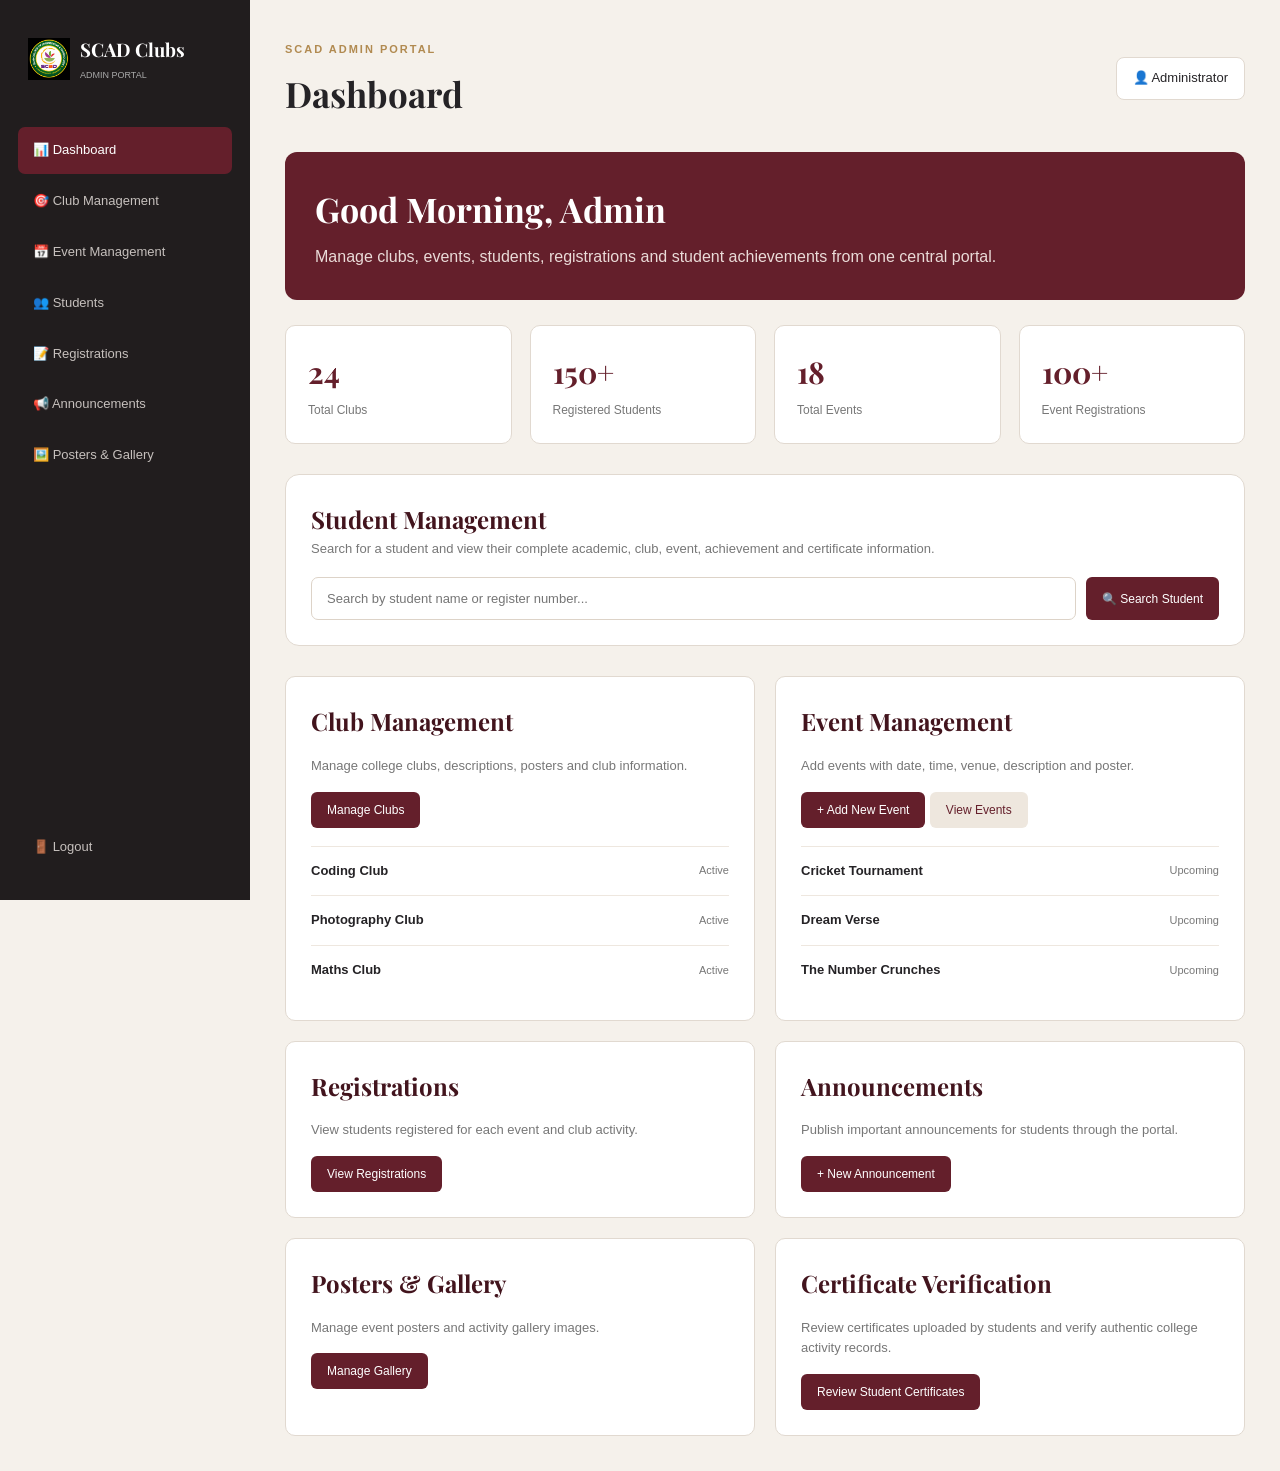
<file: SCAD-Club-Portal/admin-dashboard.html>
<!DOCTYPE html>
<html lang="en">

<head>

<meta charset="UTF-8">

<meta name="viewport"
      content="width=device-width, initial-scale=1.0">

<title>Admin Dashboard | SCAD College</title>

<link rel="stylesheet" href="style.css">

<style>

/* =========================================
   BASE
========================================= */

body {
    margin: 0;
    background: #f5f1eb;
    color: #252326;
    font-family: Arial, sans-serif;
}

.admin-layout {
    display: flex;
    min-height: 100vh;
}

/* =========================================
   SIDEBAR
========================================= */

.admin-sidebar {
    width: 250px;
    background: #211d1e;
    color: white;
    position: fixed;
    left: 0;
    top: 0;
    height: 100vh;
    padding: 25px 18px;
    box-sizing: border-box;
    z-index: 100;
}

.admin-brand {
    display: flex;
    align-items: center;
    gap: 10px;
    margin-bottom: 35px;
    padding: 10px;
}

.admin-brand img {
    width: 42px;
    height: 42px;
    object-fit: contain;
}

.admin-brand h3 {
    font-family: "Playfair Display", serif;
    margin: 0;
}

.admin-brand span {
    display: block;
    font-size: 9px;
    color: #aaa;
    margin-top: 3px;
}

.admin-nav {
    display: block;
    padding: 13px 15px;
    color: #c6c0bd;
    font-size: 13px;
    border-radius: 7px;
    margin: 4px 0;
    cursor: pointer;
    text-decoration: none;
    transition: 0.3s;
}

.admin-nav:hover,
.admin-nav.active {
    background: #641f2b;
    color: white;
}

.admin-logout {
    position: absolute;
    left: 18px;
    right: 18px;
    bottom: 25px;
}

/* =========================================
   MAIN
========================================= */

.admin-main {
    margin-left: 250px;
    width: calc(100% - 250px);
    padding: 35px;
    box-sizing: border-box;
}

/* =========================================
   TOP
========================================= */

.admin-top {
    display: flex;
    justify-content: space-between;
    align-items: center;
    margin-bottom: 30px;
}

.admin-top h1 {
    font-family: "Playfair Display", serif;
    font-size: 35px;
    margin: 5px 0 0;
}

.eyebrow {
    color: #b18a50;
    font-size: 11px;
    letter-spacing: 2px;
    font-weight: bold;
}

.admin-profile {
    background: white;
    padding: 10px 16px;
    border-radius: 8px;
    border: 1px solid #e1d9d0;
    font-size: 13px;
}

/* =========================================
   WELCOME
========================================= */

.admin-welcome {
    background: #641f2b;
    color: white;
    padding: 30px;
    border-radius: 12px;
    margin-bottom: 25px;
}

.admin-welcome h2 {
    font-family: "Playfair Display", serif;
    font-size: 34px;
    margin: 0 0 8px;
}

.admin-welcome p {
    color: #eadbd8;
}

/* =========================================
   STATS
========================================= */

.admin-stats {
    display: grid;
    grid-template-columns: repeat(4,1fr);
    gap: 18px;
    margin-bottom: 30px;
}

.admin-stat {
    background: white;
    padding: 22px;
    border: 1px solid #e1d9d0;
    border-radius: 10px;
}

.admin-stat strong {
    display: block;
    color: #641f2b;
    font-family: "Playfair Display", serif;
    font-size: 30px;
}

.admin-stat span {
    font-size: 12px;
    color: #777;
}

/* =========================================
   SEARCH STUDENT
========================================= */

.student-search-card {
    background: white;
    border: 1px solid #e1d9d0;
    border-radius: 14px;
    padding: 25px;
    margin-bottom: 30px;
}

.student-search-card h2 {
    font-family: "Playfair Display", serif;
    color: #42141d;
    margin-top: 0;
}

.student-search-card p {
    color: #777;
    font-size: 13px;
}

.search-box {
    display: flex;
    gap: 10px;
    margin-top: 18px;
}

.search-box input {
    flex: 1;
    padding: 13px 15px;
    border: 1px solid #ddd3c8;
    border-radius: 7px;
    outline: none;
    font-size: 13px;
}

.search-box input:focus {
    border-color: #641f2b;
}

.admin-button {
    background: #641f2b;
    color: white;
    border: none;
    padding: 11px 16px;
    border-radius: 6px;
    cursor: pointer;
    font-size: 12px;
}

.admin-button:hover {
    background: #42141d;
}

.admin-button.secondary {
    background: #eee7de;
    color: #641f2b;
}

/* =========================================
   STUDENT RESULT
========================================= */

.student-result {
    display: none;
    background: white;
    border: 1px solid #e1d9d0;
    border-radius: 14px;
    padding: 28px;
    margin-bottom: 30px;
}

.student-result.show {
    display: block;
}

.student-header {
    display: flex;
    align-items: center;
    gap: 20px;
    border-bottom: 1px solid #eee7df;
    padding-bottom: 22px;
    margin-bottom: 22px;
}

.student-avatar {
    width: 85px;
    height: 85px;
    border-radius: 50%;
    background: #641f2b;
    border: 4px solid #b18a50;
    color: white;
    display: grid;
    place-items: center;
    font-size: 25px;
    font-weight: bold;
}

.student-header h2 {
    margin: 0 0 5px;
    color: #42141d;
    font-family: "Playfair Display", serif;
}

.student-header p {
    margin: 3px 0;
    color: #777;
    font-size: 12px;
}

.student-detail-grid {
    display: grid;
    grid-template-columns: repeat(3,1fr);
    gap: 14px;
    margin-bottom: 25px;
}

.student-detail {
    background: #f8f5ef;
    padding: 15px;
    border-radius: 8px;
}

.student-detail span {
    display: block;
    color: #888;
    font-size: 10px;
    margin-bottom: 5px;
}

.student-detail strong {
    color: #333;
    font-size: 12px;
}

/* =========================================
   ACTIVITY CARDS
========================================= */

.activity-grid {
    display: grid;
    grid-template-columns: repeat(3,1fr);
    gap: 15px;
    margin-bottom: 25px;
}

.activity-card {
    background: #f8f5ef;
    padding: 18px;
    border-radius: 9px;
}

.activity-card strong {
    display: block;
    font-size: 23px;
    color: #641f2b;
    font-family: "Playfair Display", serif;
}

.activity-card span {
    color: #777;
    font-size: 11px;
}

/* =========================================
   PROFILE SECTIONS
========================================= */

.admin-profile-section {
    margin-top: 25px;
}

.admin-profile-section h3 {
    font-family: "Playfair Display", serif;
    color: #42141d;
    margin-bottom: 15px;
}

.data-list {
    display: grid;
    gap: 10px;
}

.data-item {
    background: #f8f5ef;
    padding: 14px 16px;
    border-radius: 8px;
    display: flex;
    justify-content: space-between;
    align-items: center;
}

.data-item strong {
    color: #42141d;
    font-size: 12px;
}

.data-item span {
    color: #777;
    font-size: 11px;
}

/* =========================================
   CERTIFICATE
========================================= */

.certificate-admin-item {
    background: #f8f5ef;
    padding: 16px;
    border-radius: 9px;
    display: flex;
    justify-content: space-between;
    align-items: center;
    gap: 15px;
    margin-bottom: 10px;
}

.certificate-left {
    display: flex;
    align-items: center;
    gap: 12px;
}

.certificate-icon {
    width: 40px;
    height: 40px;
    background: #641f2b;
    color: white;
    border-radius: 7px;
    display: grid;
    place-items: center;
}

.certificate-left h4 {
    margin: 0 0 4px;
    color: #42141d;
}

.certificate-left span {
    color: #777;
    font-size: 10px;
}

.status {
    padding: 6px 10px;
    border-radius: 20px;
    font-size: 10px;
    font-weight: bold;
}

.status.pending {
    background: #fff3cd;
    color: #856404;
}

.status.verified {
    background: #e5f4e9;
    color: #26703a;
}

.verify-btn {
    background: #641f2b;
    color: white;
    border: none;
    padding: 7px 11px;
    border-radius: 5px;
    font-size: 10px;
    cursor: pointer;
}

.verify-btn:hover {
    background: #42141d;
}

/* =========================================
   ADMIN GRID
========================================= */

.admin-grid {
    display: grid;
    grid-template-columns: 1fr 1fr;
    gap: 20px;
}

.admin-card {
    background: white;
    border: 1px solid #e1d9d0;
    border-radius: 10px;
    padding: 25px;
}

.admin-card h2 {
    font-family: "Playfair Display", serif;
    margin-bottom: 15px;
    color: #42141d;
}

.admin-card p {
    color: #777;
    font-size: 13px;
    margin-bottom: 15px;
}

.management-list {
    margin-top: 18px;
}

.management-item {
    display: flex;
    justify-content: space-between;
    align-items: center;
    border-top: 1px solid #eee7df;
    padding: 14px 0;
}

.management-item strong {
    font-size: 13px;
}

.management-item span {
    font-size: 11px;
    color: #777;
}

/* =========================================
   MODAL
========================================= */

.modal {
    display: none;
    position: fixed;
    inset: 0;
    background: rgba(0,0,0,0.75);
    z-index: 9999;
    align-items: center;
    justify-content: center;
    padding: 25px;
}

.modal.show {
    display: flex;
}

.modal-box {
    background: #f8f5ef;
    width: 100%;
    max-width: 500px;
    border-radius: 14px;
    padding: 30px;
    position: relative;
}

.modal-box h2 {
    font-family: "Playfair Display", serif;
    color: #42141d;
}

.close-modal {
    position: absolute;
    right: 18px;
    top: 15px;
    border: none;
    background: none;
    font-size: 22px;
    cursor: pointer;
    color: #42141d;
}

/* =========================================
   RESPONSIVE
========================================= */

@media(max-width:1100px) {

    .admin-stats {
        grid-template-columns: repeat(2,1fr);
    }

    .student-detail-grid {
        grid-template-columns: repeat(2,1fr);
    }

    .activity-grid {
        grid-template-columns: repeat(2,1fr);
    }
}

@media(max-width:950px) {

    .admin-sidebar {
        width: 75px;
    }

    .admin-brand div,
    .admin-nav span {
        display: none;
    }

    .admin-main {
        margin-left: 75px;
        width: calc(100% - 75px);
    }

    .admin-grid {
        grid-template-columns: 1fr;
    }
}

@media(max-width:650px) {

    .admin-main {
        padding: 20px;
    }

    .admin-top {
        flex-direction: column;
        align-items: flex-start;
        gap: 15px;
    }

    .admin-stats,
    .student-detail-grid,
    .activity-grid {
        grid-template-columns: 1fr;
    }

    .search-box {
        flex-direction: column;
    }

    .student-header {
        flex-direction: column;
        align-items: flex-start;
    }

    .certificate-admin-item {
        flex-direction: column;
        align-items: flex-start;
    }
}

</style>

</head>


<body>

<div class="admin-layout">


<!-- =========================================
     SIDEBAR
========================================= -->

<aside class="admin-sidebar">

    <div class="admin-brand">

        <img src="images/scad-logo.jpeg" alt="SCAD">

        <div>
            <h3>SCAD Clubs</h3>
            <span>ADMIN PORTAL</span>
        </div>

    </div>


    <a href="#dashboard" class="admin-nav active">
        📊 <span>Dashboard</span>
    </a>

    <a href="#clubs" class="admin-nav">
        🎯 <span>Club Management</span>
    </a>

    <a href="#events" class="admin-nav">
        📅 <span>Event Management</span>
    </a>

    <a href="#students" class="admin-nav">
        👥 <span>Students</span>
    </a>

    <a href="#registrations" class="admin-nav">
        📝 <span>Registrations</span>
    </a>

    <a href="#announcements" class="admin-nav">
        📢 <span>Announcements</span>
    </a>

    <a href="#gallery" class="admin-nav">
        🖼️ <span>Posters & Gallery</span>
    </a>


    <a href="index.html"
       class="admin-nav admin-logout">
        🚪 <span>Logout</span>
    </a>

</aside>


<!-- =========================================
     MAIN
========================================= -->

<main class="admin-main"
      id="dashboard">


<!-- TOP BAR -->

<div class="admin-top">

    <div>

        <span class="eyebrow">
            SCAD ADMIN PORTAL
        </span>

        <h1>
            Dashboard
        </h1>

    </div>


    <div class="admin-profile">
        👤 Administrator
    </div>

</div>


<!-- WELCOME -->

<section class="admin-welcome">

    <h2>
        Good Morning, Admin
    </h2>

    <p>
        Manage clubs, events, students,
        registrations and student achievements
        from one central portal.
    </p>

</section>


<!-- =========================================
     STATS
========================================= -->

<section class="admin-stats">

    <div class="admin-stat">

        <strong>
            24
        </strong>

        <span>
            Total Clubs
        </span>

    </div>


    <div class="admin-stat">

        <strong>
            150+
        </strong>

        <span>
            Registered Students
        </span>

    </div>


    <div class="admin-stat">

        <strong>
            18
        </strong>

        <span>
            Total Events
        </span>

    </div>


    <div class="admin-stat">

        <strong id="adminRegistrationCount">
            100+
        </strong>

        <span>
            Event Registrations
        </span>

    </div>

</section>


<!-- =========================================
     STUDENT SEARCH
========================================= -->

<section class="student-search-card"
         id="students">

    <h2>
        Student Management
    </h2>

    <p>
        Search for a student and view their complete
        academic, club, event, achievement and
        certificate information.
    </p>


    <div class="search-box">

        <input
            type="text"
            id="studentSearch"
            placeholder="Search by student name or register number..."
        >

        <button
            class="admin-button"
            onclick="searchStudent()">
            🔍 Search Student
        </button>

    </div>

</section>


<!-- =========================================
     STUDENT PROFILE RESULT
========================================= -->

<section class="student-result"
         id="studentResult">


    <div class="student-header">

        <div class="student-avatar">
            SB
        </div>


        <div>

            <h2>
                Sri Bharathi
            </h2>

            <p>
                Student Profile
            </p>

            <p>
                B.E. Computer Science and Engineering
            </p>

        </div>

    </div>


    <!-- ACADEMIC DETAILS -->

    <div class="student-detail-grid">

        <div class="student-detail">

            <span>
                Register Number
            </span>

            <strong>
                23CSE001
            </strong>

        </div>


        <div class="student-detail">

            <span>
                Department
            </span>

            <strong>
                Computer Science & Engineering
            </strong>

        </div>


        <div class="student-detail">

            <span>
                Year
            </span>

            <strong>
                II Year
            </strong>

        </div>


        <div class="student-detail">

            <span>
                Section
            </span>

            <strong>
                C
            </strong>

        </div>


        <div class="student-detail">

            <span>
                Email
            </span>

            <strong>
                student@scad.edu.in
            </strong>

        </div>


        <div class="student-detail">

            <span>
                Status
            </span>

            <strong>
                Active Student
            </strong>

        </div>

    </div>


    <!-- ACTIVITY SUMMARY -->

    <div class="activity-grid">

        <div class="activity-card">

            <strong>
                2
            </strong>

            <span>
                Joined Clubs
            </span>

        </div>


        <div class="activity-card">

            <strong>
                3
            </strong>

            <span>
                Events Participated
            </span>

        </div>


        <div class="activity-card">

            <strong>
                3
            </strong>

            <span>
                Achievements
            </span>

        </div>

    </div>


    <!-- CLUBS -->

    <div class="admin-profile-section">

        <h3>
            🎯 Joined Clubs
        </h3>


        <div class="data-list">

            <div class="data-item">

                <strong>
                    App Development Club
                </strong>

                <span>
                    Active Member
                </span>

            </div>


            <div class="data-item">

                <strong>
                    Coding Club
                </strong>

                <span>
                    Active Member
                </span>

            </div>

        </div>

    </div>


    <!-- EVENTS -->

    <div class="admin-profile-section">

        <h3>
            📅 Participated Events
        </h3>


        <div class="data-list">

            <div class="data-item">

                <strong>
                    Cricket Tournament
                </strong>

                <span>
                    Participated
                </span>

            </div>


            <div class="data-item">

                <strong>
                    Dream Verse
                </strong>

                <span>
                    Participated
                </span>

            </div>


            <div class="data-item">

                <strong>
                    The Number Crunches
                </strong>

                <span>
                    Registered
                </span>

            </div>

        </div>

    </div>


    <!-- ACHIEVEMENTS -->

    <div class="admin-profile-section">

        <h3>
            🏆 Achievements
        </h3>


        <div class="data-list">

            <div class="data-item">

                <strong>
                    Technical Event Participation
                </strong>

                <span>
                    College Activity
                </span>

            </div>


            <div class="data-item">

                <strong>
                    App Development Club Contribution
                </strong>

                <span>
                    Verified
                </span>

            </div>


            <div class="data-item">

                <strong>
                    Student Project Contribution
                </strong>

                <span>
                    Verified
                </span>

            </div>

        </div>

    </div>


    <!-- CERTIFICATES -->

    <div class="admin-profile-section">

        <h3>
            📄 Uploaded Certificates
        </h3>


        <div id="certificateAdminList">


            <div class="certificate-admin-item"
                 id="certificate1">

                <div class="certificate-left">

                    <div class="certificate-icon">
                        📄
                    </div>

                    <div>

                        <h4>
                            Cloud Computing Workshop
                        </h4>

                        <span>
                            Uploaded by Student
                        </span>

                    </div>

                </div>


                <div>

                    <span class="status pending"
                          id="status1">
                        Pending Verification
                    </span>

                    <button
                        class="verify-btn"
                        onclick="verifyCertificate('status1', this)">
                        Verify
                    </button>

                </div>

            </div>


            <div class="certificate-admin-item">

                <div class="certificate-left">

                    <div class="certificate-icon">
                        📄
                    </div>

                    <div>

                        <h4>
                            Technical Symposium
                        </h4>

                        <span>
                            Uploaded by Student
                        </span>

                    </div>

                </div>


                <div>

                    <span class="status verified">
                        ✓ Verified
                    </span>

                </div>

            </div>


        </div>

    </div>


</section>


<!-- =========================================
     MANAGEMENT GRID
========================================= -->

<section class="admin-grid">


<!-- CLUB MANAGEMENT -->

<div class="admin-card"
     id="clubs">

    <h2>
        Club Management
    </h2>

    <p>
        Manage college clubs, descriptions,
        posters and club information.
    </p>

    <button
        class="admin-button"
        onclick="showAdminMessage()">
        Manage Clubs
    </button>


    <div class="management-list">

        <div class="management-item">

            <strong>
                Coding Club
            </strong>

            <span>
                Active
            </span>

        </div>


        <div class="management-item">

            <strong>
                Photography Club
            </strong>

            <span>
                Active
            </span>

        </div>


        <div class="management-item">

            <strong>
                Maths Club
            </strong>

            <span>
                Active
            </span>

        </div>

    </div>

</div>


<!-- EVENT MANAGEMENT -->

<div class="admin-card"
     id="events">

    <h2>
        Event Management
    </h2>

    <p>
        Add events with date, time, venue,
        description and poster.
    </p>

    <button
        class="admin-button"
        onclick="addDemoEvent()">
        + Add New Event
    </button>

    <button
        class="admin-button secondary"
        onclick="showAdminMessage()">
        View Events
    </button>


    <div class="management-list">

        <div class="management-item">

            <strong>
                Cricket Tournament
            </strong>

            <span>
                Upcoming
            </span>

        </div>


        <div class="management-item">

            <strong>
                Dream Verse
            </strong>

            <span>
                Upcoming
            </span>

        </div>


        <div class="management-item">

            <strong>
                The Number Crunches
            </strong>

            <span>
                Upcoming
            </span>

        </div>

    </div>

</div>


<!-- REGISTRATIONS -->

<div class="admin-card"
     id="registrations">

    <h2>
        Registrations
    </h2>

    <p>
        View students registered for each
        event and club activity.
    </p>

    <button
        class="admin-button"
        onclick="showRegistrations()">
        View Registrations
    </button>

</div>


<!-- ANNOUNCEMENTS -->

<div class="admin-card"
     id="announcements">

    <h2>
        Announcements
    </h2>

    <p>
        Publish important announcements
        for students through the portal.
    </p>

    <button
        class="admin-button"
        onclick="addAnnouncement()">
        + New Announcement
    </button>

</div>


<!-- GALLERY -->

<div class="admin-card"
     id="gallery">

    <h2>
        Posters & Gallery
    </h2>

    <p>
        Manage event posters and activity
        gallery images.
    </p>

    <button
        class="admin-button"
        onclick="showAdminMessage()">
        Manage Gallery
    </button>

</div>


<!-- CERTIFICATE VERIFICATION -->

<div class="admin-card">

    <h2>
        Certificate Verification
    </h2>

    <p>
        Review certificates uploaded by students
        and verify authentic college activity records.
    </p>

    <button
        class="admin-button"
        onclick="showStudentProfile()">
        Review Student Certificates
    </button>

</div>


</section>


</main>

</div>


<!-- =========================================
     CERTIFICATE VIEW MODAL
========================================= -->

<div class="modal"
     id="certificateModal">

    <div class="modal-box">

        <button
            class="close-modal"
            onclick="closeCertificateModal()">
            ✕
        </button>

        <h2>
            Certificate Review
        </h2>

        <p>
            This certificate was uploaded by the student
            for faculty/admin verification.
        </p>

        <div class="data-item">

            <strong>
                Certificate Status
            </strong>

            <span>
                Pending Verification
            </span>

        </div>

        <br>

        <button
            class="admin-button"
            onclick="closeCertificateModal()">
            Close
        </button>

    </div>

</div>


<script src="script.js"></script>


<script>

/* =========================================
   STUDENT SEARCH
========================================= */

function searchStudent() {

    const input =
        document.getElementById("studentSearch");

    const result =
        document.getElementById("studentResult");

    const value =
        input.value.trim().toLowerCase();


    if (value === "") {

        alert(
            "Please enter a student name or register number."
        );

        result.classList.remove("show");

        return;
    }


    /*
       Demo student:
       Sri Bharathi
       23CSE001
    */

    if (
        value.includes("sri") ||
        value.includes("bharathi") ||
        value.includes("23cse001")
    ) {

        result.classList.add("show");

        result.scrollIntoView({
            behavior: "smooth",
            block: "start"
        });

    } else {

        result.classList.remove("show");

        alert(
            "Student not found in the demo student database."
        );

    }

}


/* =========================================
   SHOW STUDENT PROFILE
========================================= */

function showStudentProfile() {

    const result =
        document.getElementById("studentResult");

    result.classList.add("show");

    result.scrollIntoView({
        behavior: "smooth",
        block: "start"
    });

}


/* =========================================
   VERIFY CERTIFICATE
========================================= */

function verifyCertificate(
    statusId,
    button
) {

    const status =
        document.getElementById(statusId);


    status.textContent =
        "✓ Verified";


    status.classList.remove(
        "pending"
    );

    status.classList.add(
        "verified"
    );


    button.remove();


    alert(
        "Certificate verified successfully."
    );

}


/* =========================================
   CERTIFICATE MODAL
========================================= */

function openCertificateModal() {

    document
        .getElementById("certificateModal")
        .classList.add("show");

}


function closeCertificateModal() {

    document
        .getElementById("certificateModal")
        .classList.remove("show");

}


/* =========================================
   EXISTING ADMIN FUNCTIONS
========================================= */

function showAdminMessage() {

    alert(
        "Management module is ready for integration."
    );

}


function addDemoEvent() {

    alert(
        "New Event module opened."
    );

}


function addAnnouncement() {

    alert(
        "New Announcement module opened."
    );

}


function showRegistrations() {

    alert(
        "Registration management module opened."
    );

}

</script>


</body>
</html>
</file>
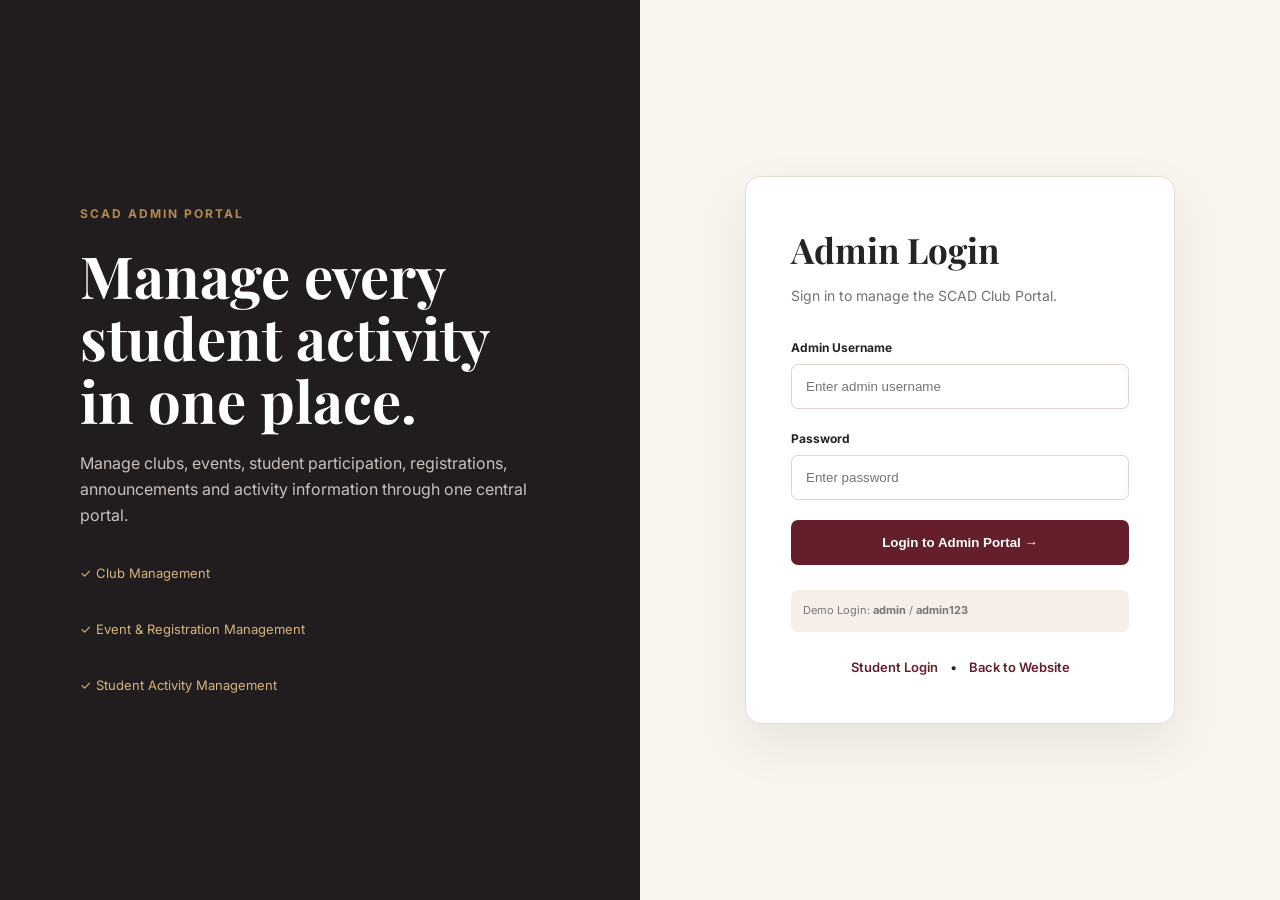
<file: SCAD-Club-Portal/admin-login.html>
<!DOCTYPE html>
<html lang="en">

<head>

    <meta charset="UTF-8">
    <meta name="viewport" content="width=device-width, initial-scale=1.0">

    <title>Admin Login | SCAD Clubs</title>

    <link rel="stylesheet" href="style.css">

    <style>

        .admin-login-page {
            min-height: 100vh;
            display: grid;
            grid-template-columns: 1fr 1fr;
            background: #f8f5ef;
        }

        .admin-visual {
            background: #211d1e;
            color: white;
            padding: 80px;
            display: flex;
            flex-direction: column;
            justify-content: center;
        }

        .admin-visual h1 {
            font-family: "Playfair Display", serif;
            font-size: 58px;
            line-height: 1.08;
            margin: 20px 0;
        }

        .admin-visual p {
            max-width: 500px;
            color: #c9c0bd;
        }

        .admin-feature {
            display: flex;
            gap: 12px;
            margin-top: 35px;
            color: #d6b47c;
            font-size: 13px;
        }

        .admin-form-area {
            display: flex;
            justify-content: center;
            align-items: center;
            padding: 30px;
        }

        .admin-login-card {
            width: 100%;
            max-width: 430px;
            background: white;
            padding: 45px;
            border: 1px solid #e5ddd3;
            border-radius: 16px;
            box-shadow: 0 20px 50px rgba(40,20,20,.08);
        }

        .admin-login-card h2 {
            font-family: "Playfair Display", serif;
            font-size: 35px;
        }

        .admin-login-card > p {
            color: #777176;
            font-size: 14px;
            margin: 7px 0 30px;
        }

        .admin-field {
            margin-bottom: 20px;
        }

        .admin-field label {
            display: block;
            font-size: 12px;
            font-weight: 700;
            margin-bottom: 7px;
        }

        .admin-field input {
            width: 100%;
            padding: 14px;
            border: 1px solid #ded6cb;
            border-radius: 7px;
            outline: none;
        }

        .admin-login-button {
            width: 100%;
            padding: 15px;
            background: #641f2b;
            color: white;
            border: none;
            border-radius: 7px;
            font-weight: 700;
            cursor: pointer;
        }

        .admin-login-button:hover {
            background: #42141d;
        }

        .admin-login-links {
            text-align: center;
            margin-top: 25px;
            font-size: 13px;
        }

        .admin-login-links a {
            color: #641f2b;
            font-weight: 600;
        }

        .admin-demo {
            margin-top: 25px;
            background: #f5efe7;
            padding: 12px;
            border-radius: 7px;
            font-size: 11px;
            color: #777;
        }

        @media(max-width:800px) {

            .admin-login-page {
                grid-template-columns: 1fr;
            }

            .admin-visual {
                display: none;
            }
        }

    </style>

</head>

<body>

<div class="admin-login-page">

    <div class="admin-visual">

        <span class="eyebrow">SCAD ADMIN PORTAL</span>

        <h1>
            Manage every<br>
            student activity<br>
            in one place.
        </h1>

        <p>
            Manage clubs, events, student participation,
            registrations, announcements and activity
            information through one central portal.
        </p>

        <div class="admin-feature">
            ✓ Club Management
        </div>

        <div class="admin-feature">
            ✓ Event & Registration Management
        </div>

        <div class="admin-feature">
            ✓ Student Activity Management
        </div>

    </div>


    <div class="admin-form-area">

        <div class="admin-login-card">

            <h2>Admin Login</h2>

            <p>Sign in to manage the SCAD Club Portal.</p>

            <form onsubmit="adminLogin(event)">

                <div class="admin-field">

                    <label>Admin Username</label>

                    <input
                        id="adminUsername"
                        type="text"
                        placeholder="Enter admin username"
                        required
                    >

                </div>


                <div class="admin-field">

                    <label>Password</label>

                    <input
                        id="adminPassword"
                        type="password"
                        placeholder="Enter password"
                        required
                    >

                </div>


                <button class="admin-login-button" type="submit">
                    Login to Admin Portal →
                </button>

            </form>


            <div class="admin-demo">
                Demo Login: <b>admin</b> / <b>admin123</b>
            </div>


            <div class="admin-login-links">

                <a href="student-login.html">Student Login</a>

                &nbsp; • &nbsp;

                <a href="index.html">Back to Website</a>

            </div>

        </div>

    </div>

</div>

<script src="script.js"></script>

</body>
</html>
</file>
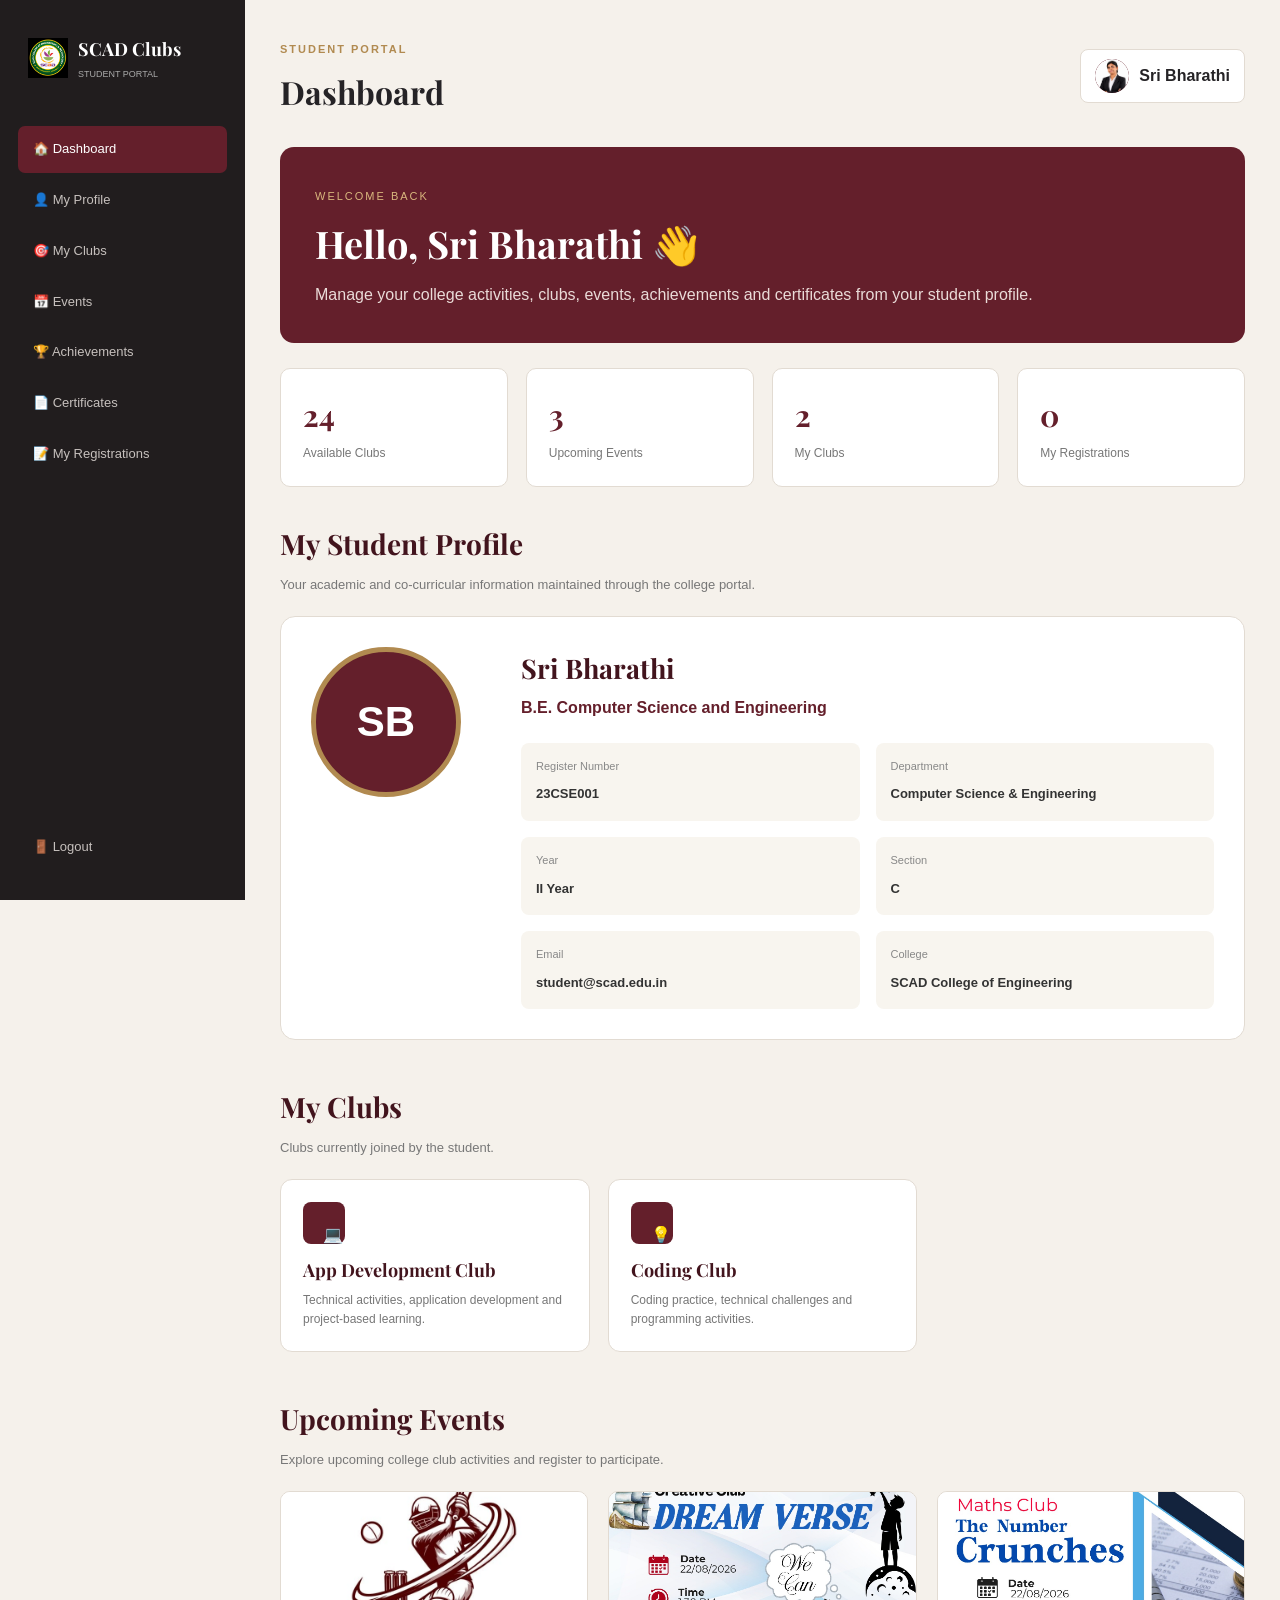
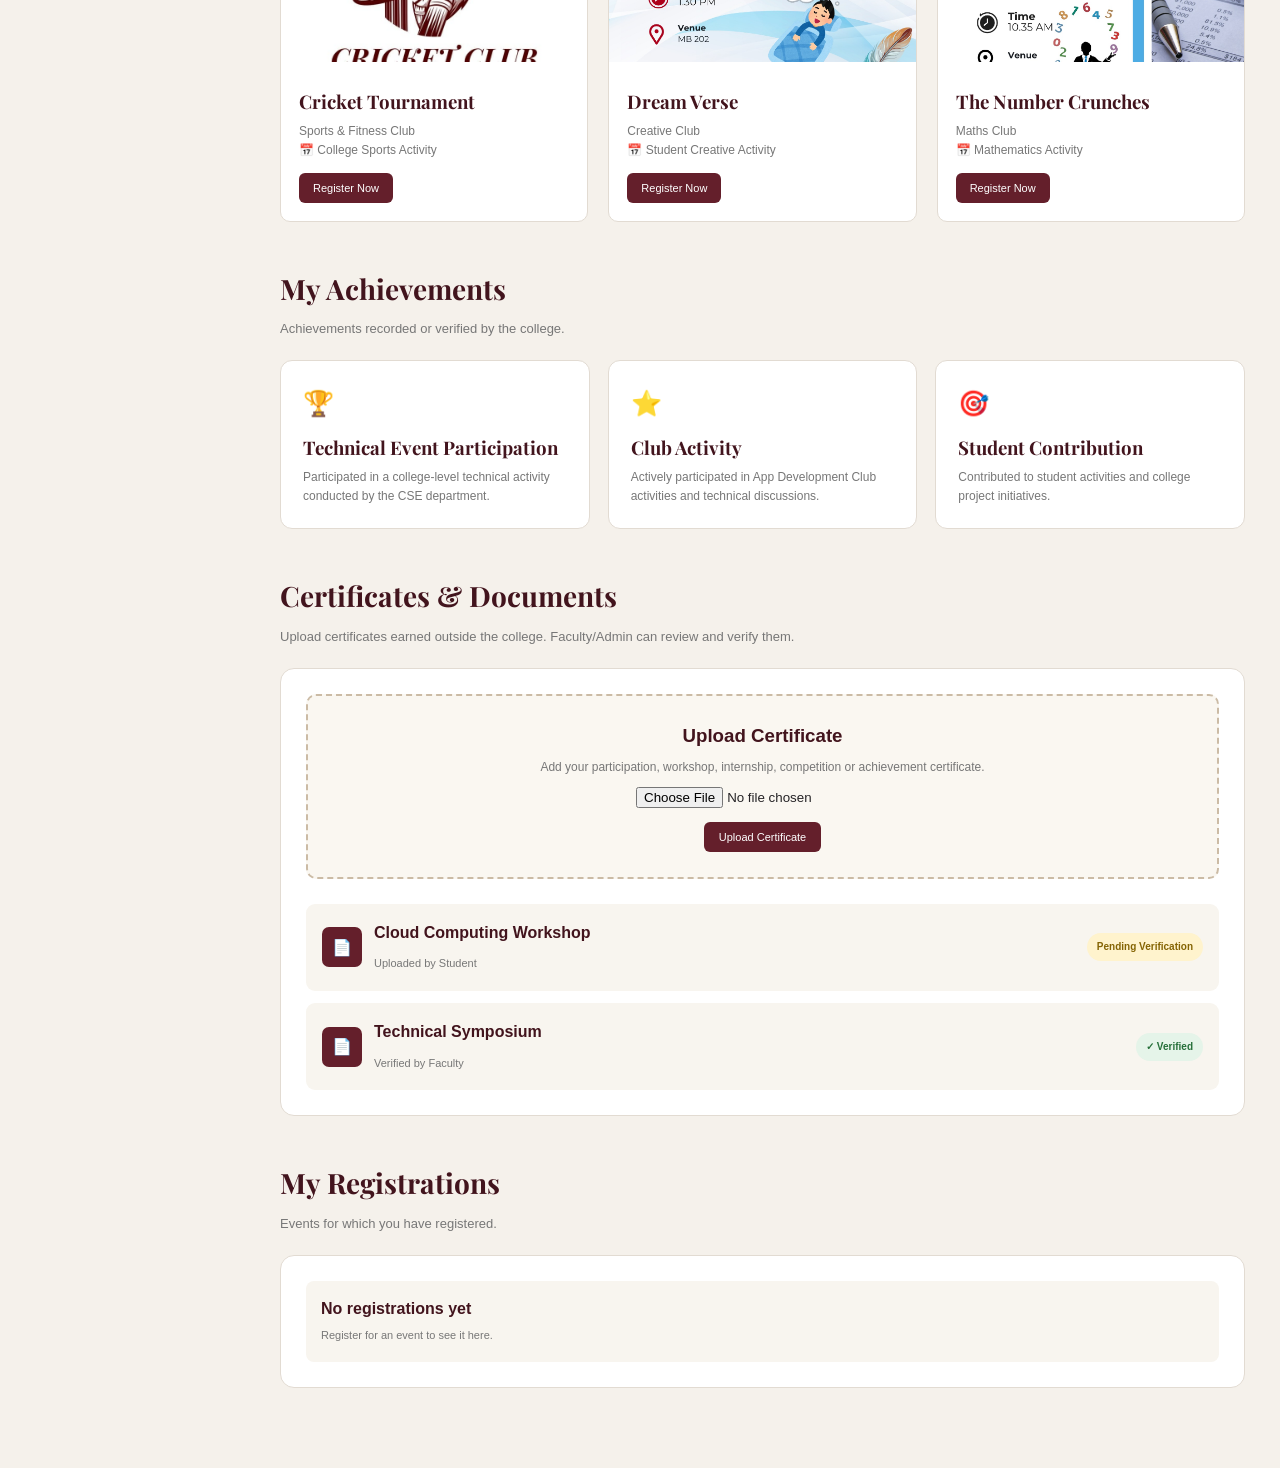
<file: SCAD-Club-Portal/student-dashboard.html>
<!DOCTYPE html>
<html lang="en">
<head>
<meta charset="UTF-8">
<meta name="viewport" content="width=device-width, initial-scale=1.0">

<title>Student Portal | SCAD College</title>

<link rel="stylesheet" href="style.css">

<style>

/* ==============================
   STUDENT PORTAL
================================ */

body {
    margin: 0;
    background: #f5f1eb;
    color: #252326;
    font-family: Arial, sans-serif;
}

.portal {
    display: flex;
    min-height: 100vh;
}

/* ==============================
   SIDEBAR
================================ */

.sidebar {
    width: 245px;
    background: #211d1e;
    color: white;
    padding: 25px 18px;
    position: fixed;
    left: 0;
    top: 0;
    height: 100vh;
    box-sizing: border-box;
    z-index: 100;
}

.side-brand {
    display: flex;
    align-items: center;
    gap: 10px;
    padding: 10px;
    margin-bottom: 35px;
}

.side-brand img {
    width: 40px;
    height: 40px;
    object-fit: contain;
}

.side-brand h3 {
    margin: 0;
    font-family: "Playfair Display", serif;
    font-size: 18px;
}

.side-brand span {
    display: block;
    font-size: 9px;
    color: #aaa;
    margin-top: 3px;
}

.side-link {
    display: block;
    padding: 13px 15px;
    margin: 4px 0;
    color: #c6c0bd;
    border-radius: 7px;
    font-size: 13px;
    text-decoration: none;
    transition: 0.3s;
}

.side-link:hover,
.side-link.active {
    background: #641f2b;
    color: white;
}

.logout {
    position: absolute;
    bottom: 25px;
    left: 18px;
    right: 18px;
}

/* ==============================
   MAIN
================================ */

.main {
    margin-left: 245px;
    width: calc(100% - 245px);
    padding: 35px;
    box-sizing: border-box;
}

/* ==============================
   TOP BAR
================================ */

.topbar {
    display: flex;
    justify-content: space-between;
    align-items: center;
    margin-bottom: 30px;
}

.topbar h1 {
    font-family: "Playfair Display", serif;
    font-size: 32px;
    margin: 5px 0 0;
}

.eyebrow {
    color: #b18a50;
    font-size: 11px;
    letter-spacing: 2px;
    font-weight: bold;
}

.profile {
    display: flex;
    align-items: center;
    gap: 10px;
    background: white;
    padding: 9px 14px;
    border-radius: 8px;
    border: 1px solid #e2dbd2;
}

.profile-circle {
    width: 34px;
    height: 34px;
    border-radius: 50%;
    background: #641f2b;
    color: white;
    display: grid;
    place-items: center;
    font-weight: 700;
}
.profile-circle {
    overflow: hidden;
}

.profile-circle img {
    width: 100%;
    height: 100%;
    object-fit: cover;
    border-radius: 50%;
}

/* ==============================
   WELCOME
================================ */

.welcome {
    background: #641f2b;
    color: white;
    padding: 35px;
    border-radius: 14px;
    margin-bottom: 25px;
}

.welcome span {
    color: #d9b77e;
    font-size: 11px;
    letter-spacing: 2px;
}

.welcome h2 {
    font-family: "Playfair Display", serif;
    font-size: 38px;
    margin: 7px 0;
}

.welcome p {
    color: #eadbd8;
    margin-bottom: 0;
}

/* ==============================
   STATS
================================ */

.dashboard-stats {
    display: grid;
    grid-template-columns: repeat(4, 1fr);
    gap: 18px;
    margin-bottom: 35px;
}

.dashboard-stat {
    background: white;
    padding: 22px;
    border: 1px solid #e2dbd2;
    border-radius: 10px;
}

.dashboard-stat strong {
    display: block;
    font-family: "Playfair Display", serif;
    font-size: 30px;
    color: #641f2b;
}

.dashboard-stat span {
    color: #777;
    font-size: 12px;
}

/* ==============================
   COMMON SECTION
================================ */

.portal-section {
    margin-bottom: 45px;
}

.content-title {
    font-family: "Playfair Display", serif;
    font-size: 28px;
    margin-bottom: 18px;
    color: #42141d;
}

.section-subtitle {
    color: #777;
    font-size: 13px;
    margin-top: -10px;
    margin-bottom: 20px;
}

/* ==============================
   STUDENT PROFILE
================================ */

.profile-card {
    background: white;
    border: 1px solid #e2dbd2;
    border-radius: 15px;
    padding: 30px;
    display: grid;
    grid-template-columns: 180px 1fr;
    gap: 30px;
}

.profile-photo {
    width: 150px;
    height: 150px;
    border-radius: 50%;
    background: #641f2b;
    border: 5px solid #b18a50;
    color: white;
    display: flex;
    align-items: center;
    justify-content: center;
    font-size: 42px;
    font-weight: bold;
}

.profile-details h3 {
    font-family: "Playfair Display", serif;
    color: #42141d;
    font-size: 27px;
    margin: 0 0 5px;
}

.profile-details .course {
    color: #641f2b;
    font-weight: bold;
    margin-bottom: 22px;
}

.details-grid {
    display: grid;
    grid-template-columns: repeat(2, 1fr);
    gap: 16px;
}

.detail-box {
    background: #f8f5ef;
    padding: 15px;
    border-radius: 8px;
}

.detail-box span {
    display: block;
    color: #888;
    font-size: 11px;
    margin-bottom: 5px;
}

.detail-box strong {
    color: #333;
    font-size: 13px;
}

/* ==============================
   CLUBS
================================ */

.club-grid {
    display: grid;
    grid-template-columns: repeat(3, 1fr);
    gap: 18px;
}

.club-card {
    background: white;
    padding: 22px;
    border-radius: 12px;
    border: 1px solid #e2dbd2;
    transition: 0.3s;
}

.club-card:hover {
    transform: translateY(-4px);
    box-shadow: 0 12px 30px rgba(0,0,0,0.08);
}

.club-icon {
    width: 42px;
    height: 42px;
    border-radius: 8px;
    background: #641f2b;
    color: white;
    display: grid;
    place-items: center;
    margin-bottom: 12px;
}

.club-card h3 {
    font-family: "Playfair Display", serif;
    margin: 0 0 6px;
    color: #42141d;
}

.club-card p {
    color: #777;
    font-size: 12px;
    margin: 0;
}

/* ==============================
   EVENTS
================================ */

.portal-events {
    display: grid;
    grid-template-columns: repeat(3, 1fr);
    gap: 20px;
}

.portal-event {
    background: white;
    border: 1px solid #e2dbd2;
    border-radius: 10px;
    overflow: hidden;
}

.portal-event img {
    width: 100%;
    height: 170px;
    object-fit: cover;
}

.portal-event div {
    padding: 18px;
}

.portal-event h3 {
    font-family: "Playfair Display", serif;
    margin-bottom: 5px;
    color: #42141d;
}

.portal-event p {
    font-size: 12px;
    color: #777;
}

.register-btn {
    display: inline-block;
    margin-top: 12px;
    background: #641f2b;
    color: white;
    padding: 9px 14px;
    border-radius: 6px;
    font-size: 11px;
    border: none;
    cursor: pointer;
}

.register-btn:hover {
    background: #42141d;
}

/* ==============================
   ACHIEVEMENTS
================================ */

.achievement-grid {
    display: grid;
    grid-template-columns: repeat(3, 1fr);
    gap: 18px;
}

.achievement-card {
    background: white;
    padding: 22px;
    border-radius: 12px;
    border: 1px solid #e2dbd2;
}

.achievement-icon {
    font-size: 25px;
    margin-bottom: 10px;
}

.achievement-card h3 {
    color: #42141d;
    font-family: "Playfair Display", serif;
    margin: 5px 0;
}

.achievement-card p {
    color: #777;
    font-size: 12px;
    line-height: 1.6;
}

/* ==============================
   CERTIFICATES
================================ */

.certificate-container {
    background: white;
    padding: 25px;
    border-radius: 14px;
    border: 1px solid #e2dbd2;
}

.upload-area {
    border: 2px dashed #cbbba5;
    padding: 25px;
    text-align: center;
    border-radius: 10px;
    background: #faf7f1;
    margin-bottom: 25px;
}

.upload-area h3 {
    color: #42141d;
    margin-bottom: 7px;
}

.upload-area p {
    color: #777;
    font-size: 12px;
}

.upload-area input {
    margin-top: 10px;
}

.certificate-list {
    display: grid;
    gap: 12px;
}

.certificate-item {
    display: flex;
    justify-content: space-between;
    align-items: center;
    background: #f8f5ef;
    padding: 16px;
    border-radius: 9px;
}

.certificate-info {
    display: flex;
    gap: 12px;
    align-items: center;
}

.certificate-icon {
    width: 40px;
    height: 40px;
    background: #641f2b;
    color: white;
    border-radius: 7px;
    display: grid;
    place-items: center;
}

.certificate-info h4 {
    margin: 0 0 4px;
    color: #42141d;
}

.certificate-info span {
    color: #777;
    font-size: 11px;
}

.status {
    padding: 6px 10px;
    border-radius: 20px;
    font-size: 10px;
    font-weight: bold;
}

.status.pending {
    background: #fff3cd;
    color: #856404;
}

.status.verified {
    background: #e5f4e9;
    color: #26703a;
}

/* ==============================
   REGISTRATIONS
================================ */

.registration-box {
    background: white;
    border: 1px solid #e2dbd2;
    border-radius: 14px;
    padding: 25px;
}

.registration-item {
    display: flex;
    justify-content: space-between;
    align-items: center;
    padding: 15px;
    background: #f8f5ef;
    border-radius: 8px;
    margin-bottom: 10px;
}

.registration-item:last-child {
    margin-bottom: 0;
}

.registration-item strong {
    color: #42141d;
}

.registration-item span {
    font-size: 11px;
    color: #777;
}

/* ==============================
   BUTTON
================================ */

.view-btn {
    border: none;
    background: #641f2b;
    color: white;
    padding: 9px 15px;
    border-radius: 6px;
    cursor: pointer;
    font-size: 11px;
}

.view-btn:hover {
    background: #42141d;
}

/* ==============================
   RESPONSIVE
================================ */

@media(max-width: 1100px) {

    .dashboard-stats {
        grid-template-columns: repeat(2,1fr);
    }

    .portal-events {
        grid-template-columns: repeat(2,1fr);
    }

    .club-grid,
    .achievement-grid {
        grid-template-columns: repeat(2,1fr);
    }
}

@media(max-width: 900px) {

    .sidebar {
        width: 75px;
    }

    .side-brand div,
    .side-link span {
        display: none;
    }

    .main {
        margin-left: 75px;
        width: calc(100% - 75px);
    }

    .profile-card {
        grid-template-columns: 1fr;
        text-align: center;
    }

    .profile-photo {
        margin: auto;
    }
}

@media(max-width: 650px) {

    .main {
        padding: 20px;
    }

    .topbar {
        flex-direction: column;
        align-items: flex-start;
        gap: 15px;
    }

    .dashboard-stats,
    .portal-events,
    .club-grid,
    .achievement-grid,
    .details-grid {
        grid-template-columns: 1fr;
    }

    .welcome h2 {
        font-size: 30px;
    }

    .certificate-item,
    .registration-item {
        flex-direction: column;
        align-items: flex-start;
        gap: 12px;
    }
}

</style>
</head>


<body>

<div class="portal">

<!-- ==============================
     SIDEBAR
================================ -->

<aside class="sidebar">

    <div class="side-brand">

        <img src="images/scad-logo.jpeg" alt="SCAD">

        <div>
            <h3>SCAD Clubs</h3>
            <span>STUDENT PORTAL</span>
        </div>

    </div>


    <a href="#home" class="side-link active">
        🏠 <span>Dashboard</span>
    </a>

    <a href="#profile" class="side-link">
        👤 <span>My Profile</span>
    </a>

    <a href="#clubs" class="side-link">
        🎯 <span>My Clubs</span>
    </a>

    <a href="#events" class="side-link">
        📅 <span>Events</span>
    </a>

    <a href="#achievements" class="side-link">
        🏆 <span>Achievements</span>
    </a>

    <a href="#certificates" class="side-link">
        📄 <span>Certificates</span>
    </a>

    <a href="#registrations" class="side-link">
        📝 <span>My Registrations</span>
    </a>

    <a href="index.html" class="side-link logout">
        🚪 <span>Logout</span>
    </a>

</aside>


<!-- ==============================
     MAIN
================================ -->

<main class="main" id="home">


<!-- TOP BAR -->

<div class="topbar">

    <div>

        <span class="eyebrow">
            STUDENT PORTAL
        </span>

        <h1>Dashboard</h1>

    </div>


    <div class="profile">

        <div class="profile-circle">
<img src="images/student-spotlight.jpeg" alt="Sri Bharathi">
        </div>

        <strong>Sri Bharathi</strong>

    </div>

</div>


<!-- ==============================
     WELCOME
================================ -->

<section class="welcome">

    <span>WELCOME BACK</span>

    <h2>Hello, Sri Bharathi 👋</h2>

    <p>
        Manage your college activities, clubs, events,
        achievements and certificates from your student profile.
    </p>

</section>


<!-- ==============================
     STATS
================================ -->

<section class="dashboard-stats">

    <div class="dashboard-stat">

        <strong>24</strong>

        <span>
            Available Clubs
        </span>

    </div>


    <div class="dashboard-stat">

        <strong>3</strong>

        <span>
            Upcoming Events
        </span>

    </div>


    <div class="dashboard-stat">

        <strong>2</strong>

        <span>
            My Clubs
        </span>

    </div>


    <div class="dashboard-stat">

        <strong id="registrationCount">
            0
        </strong>

        <span>
            My Registrations
        </span>

    </div>

</section>


<!-- ==============================
     STUDENT PROFILE
================================ -->

<section class="portal-section" id="profile">

    <h2 class="content-title">
        My Student Profile
    </h2>

    <p class="section-subtitle">
        Your academic and co-curricular information maintained through the college portal.
    </p>


    <div class="profile-card">

        <div>

            <div class="profile-photo">
                SB
            </div>

        </div>


        <div class="profile-details">

            <h3>
                Sri Bharathi
            </h3>

            <div class="course">
                B.E. Computer Science and Engineering
            </div>


            <div class="details-grid">

                <div class="detail-box">

                    <span>Register Number</span>

                    <strong>
                        23CSE001
                    </strong>

                </div>


                <div class="detail-box">

                    <span>Department</span>

                    <strong>
                        Computer Science & Engineering
                    </strong>

                </div>


                <div class="detail-box">

                    <span>Year</span>

                    <strong>
                        II Year
                    </strong>

                </div>


                <div class="detail-box">

                    <span>Section</span>

                    <strong>
                        C
                    </strong>

                </div>


                <div class="detail-box">

                    <span>Email</span>

                    <strong>
                        student@scad.edu.in
                    </strong>

                </div>


                <div class="detail-box">

                    <span>College</span>

                    <strong>
                        SCAD College of Engineering
                    </strong>

                </div>

            </div>

        </div>

    </div>

</section>


<!-- ==============================
     MY CLUBS
================================ -->

<section class="portal-section" id="clubs">

    <h2 class="content-title">
        My Clubs
    </h2>

    <p class="section-subtitle">
        Clubs currently joined by the student.
    </p>


    <div class="club-grid">


        <div class="club-card">

            <div class="club-icon">
                💻
            </div>

            <h3>
                App Development Club
            </h3>

            <p>
                Technical activities, application development
                and project-based learning.
            </p>

        </div>


        <div class="club-card">

            <div class="club-icon">
                💡
            </div>

            <h3>
                Coding Club
            </h3>

            <p>
                Coding practice, technical challenges
                and programming activities.
            </p>

        </div>


    </div>

</section>


<!-- ==============================
     EVENTS
================================ -->

<section class="portal-section" id="events">

    <h2 class="content-title">
        Upcoming Events
    </h2>

    <p class="section-subtitle">
        Explore upcoming college club activities and register to participate.
    </p>


    <section class="portal-events">


        <article class="portal-event">

            <img
                src="images/cricket.jpeg"
                alt="Cricket"
            >

            <div>

                <h3>
                    Cricket Tournament
                </h3>

                <p>
                    Sports & Fitness Club
                </p>

                <p>
                    📅 College Sports Activity
                </p>

                <button
                    class="register-btn"
                    onclick="registerEvent('Cricket Tournament')"
                >
                    Register Now
                </button>

            </div>

        </article>


        <article class="portal-event">

            <img
                src="images/dream-verse.jpeg"
                alt="Dream Verse"
            >

            <div>

                <h3>
                    Dream Verse
                </h3>

                <p>
                    Creative Club
                </p>

                <p>
                    📅 Student Creative Activity
                </p>

                <button
                    class="register-btn"
                    onclick="registerEvent('Dream Verse')"
                >
                    Register Now
                </button>

            </div>

        </article>


        <article class="portal-event">

            <img
                src="images/maths.jpeg"
                alt="Maths"
            >

            <div>

                <h3>
                    The Number Crunches
                </h3>

                <p>
                    Maths Club
                </p>

                <p>
                    📅 Mathematics Activity
                </p>

                <button
                    class="register-btn"
                    onclick="registerEvent('The Number Crunches')"
                >
                    Register Now
                </button>

            </div>

        </article>


    </section>

</section>


<!-- ==============================
     ACHIEVEMENTS
================================ -->

<section class="portal-section" id="achievements">

    <h2 class="content-title">
        My Achievements
    </h2>

    <p class="section-subtitle">
        Achievements recorded or verified by the college.
    </p>


    <div class="achievement-grid">


        <div class="achievement-card">

            <div class="achievement-icon">
                🏆
            </div>

            <h3>
                Technical Event Participation
            </h3>

            <p>
                Participated in a college-level technical activity
                conducted by the CSE department.
            </p>

        </div>


        <div class="achievement-card">

            <div class="achievement-icon">
                ⭐
            </div>

            <h3>
                Club Activity
            </h3>

            <p>
                Actively participated in App Development Club
                activities and technical discussions.
            </p>

        </div>


        <div class="achievement-card">

            <div class="achievement-icon">
                🎯
            </div>

            <h3>
                Student Contribution
            </h3>

            <p>
                Contributed to student activities and
                college project initiatives.
            </p>

        </div>


    </div>

</section>


<!-- ==============================
     CERTIFICATES
================================ -->

<section class="portal-section" id="certificates">

    <h2 class="content-title">
        Certificates & Documents
    </h2>

    <p class="section-subtitle">
        Upload certificates earned outside the college. Faculty/Admin can review and verify them.
    </p>


    <div class="certificate-container">


        <!-- UPLOAD -->

        <div class="upload-area">

            <h3>
                Upload Certificate
            </h3>

            <p>
                Add your participation, workshop, internship,
                competition or achievement certificate.
            </p>

            <input
                type="file"
                id="certificateUpload"
                accept=".pdf,.jpg,.jpeg,.png"
            >

            <br>

            <button
                class="view-btn"
                style="margin-top:12px;"
                onclick="uploadCertificate()"
            >
                Upload Certificate
            </button>

        </div>


        <!-- CERTIFICATE LIST -->

        <div class="certificate-list" id="certificateList">


            <div class="certificate-item">

                <div class="certificate-info">

                    <div class="certificate-icon">
                        📄
                    </div>

                    <div>

                        <h4>
                            Cloud Computing Workshop
                        </h4>

                        <span>
                            Uploaded by Student
                        </span>

                    </div>

                </div>

                <span class="status pending">
                    Pending Verification
                </span>

            </div>


            <div class="certificate-item">

                <div class="certificate-info">

                    <div class="certificate-icon">
                        📄
                    </div>

                    <div>

                        <h4>
                            Technical Symposium
                        </h4>

                        <span>
                            Verified by Faculty
                        </span>

                    </div>

                </div>

                <span class="status verified">
                    ✓ Verified
                </span>

            </div>


        </div>

    </div>

</section>


<!-- ==============================
     REGISTRATIONS
================================ -->

<section class="portal-section" id="registrations">

    <h2 class="content-title">
        My Registrations
    </h2>

    <p class="section-subtitle">
        Events for which you have registered.
    </p>


    <div class="registration-box" id="registrationList">

        <div class="registration-item">

            <div>

                <strong>
                    No registrations yet
                </strong>

                <br>

                <span>
                    Register for an event to see it here.
                </span>

            </div>

        </div>

    </div>

</section>


</main>

</div>


<script src="script.js"></script>


<script>

/* =================================
   CERTIFICATE UPLOAD
================================= */

function uploadCertificate() {

    const fileInput =
        document.getElementById("certificateUpload");

    const file =
        fileInput.files[0];

    if (!file) {

        alert("Please select a certificate first.");

        return;
    }


    const list =
        document.getElementById("certificateList");


    const item =
        document.createElement("div");

    item.className =
        "certificate-item";


    item.innerHTML = `

        <div class="certificate-info">

            <div class="certificate-icon">
                📄
            </div>

            <div>

                <h4>
                    ${file.name}
                </h4>

                <span>
                    Uploaded by Student
                </span>

            </div>

        </div>

        <span class="status pending">
            Pending Verification
        </span>

    `;


    list.prepend(item);


    fileInput.value = "";


    alert(
        "Certificate uploaded successfully. Status: Pending Verification."
    );

}


/* =================================
   EVENT REGISTRATION
================================= */

function registerEvent(eventName) {

    let registrations =
        JSON.parse(
            localStorage.getItem("studentRegistrations")
        ) || [];


    if (!registrations.includes(eventName)) {

        registrations.push(eventName);

        localStorage.setItem(
            "studentRegistrations",
            JSON.stringify(registrations)
        );

        alert(
            "Successfully registered for " + eventName
        );

    } else {

        alert(
            "You have already registered for " + eventName
        );

    }


    updateRegistrationCount();

    displayRegistrations();

}


/* =================================
   UPDATE REGISTRATION COUNT
================================= */

function updateRegistrationCount() {

    const registrations =
        JSON.parse(
            localStorage.getItem("studentRegistrations")
        ) || [];


    const count =
        document.getElementById("registrationCount");


    if (count) {

        count.textContent =
            registrations.length;

    }

}


/* =================================
   DISPLAY REGISTRATIONS
================================= */

function displayRegistrations() {

    const registrations =
        JSON.parse(
            localStorage.getItem("studentRegistrations")
        ) || [];


    const list =
        document.getElementById("registrationList");


    if (!list) return;


    if (registrations.length === 0) {

        list.innerHTML = `

            <div class="registration-item">

                <div>

                    <strong>
                        No registrations yet
                    </strong>

                    <br>

                    <span>
                        Register for an event to see it here.
                    </span>

                </div>

            </div>

        `;

        return;

    }


    list.innerHTML = "";


    registrations.forEach(function(eventName) {

        const item =
            document.createElement("div");

        item.className =
            "registration-item";


        item.innerHTML = `

            <div>

                <strong>
                    ${eventName}
                </strong>

                <br>

                <span>
                    Registration confirmed
                </span>

            </div>

            <span class="status verified">
                ✓ Registered
            </span>

        `;


        list.appendChild(item);

    });

}


/* =================================
   LOAD DASHBOARD
================================= */

window.addEventListener(
    "load",
    function() {

        updateRegistrationCount();

        displayRegistrations();

    }
);

</script>

</body>
</html>
</file>
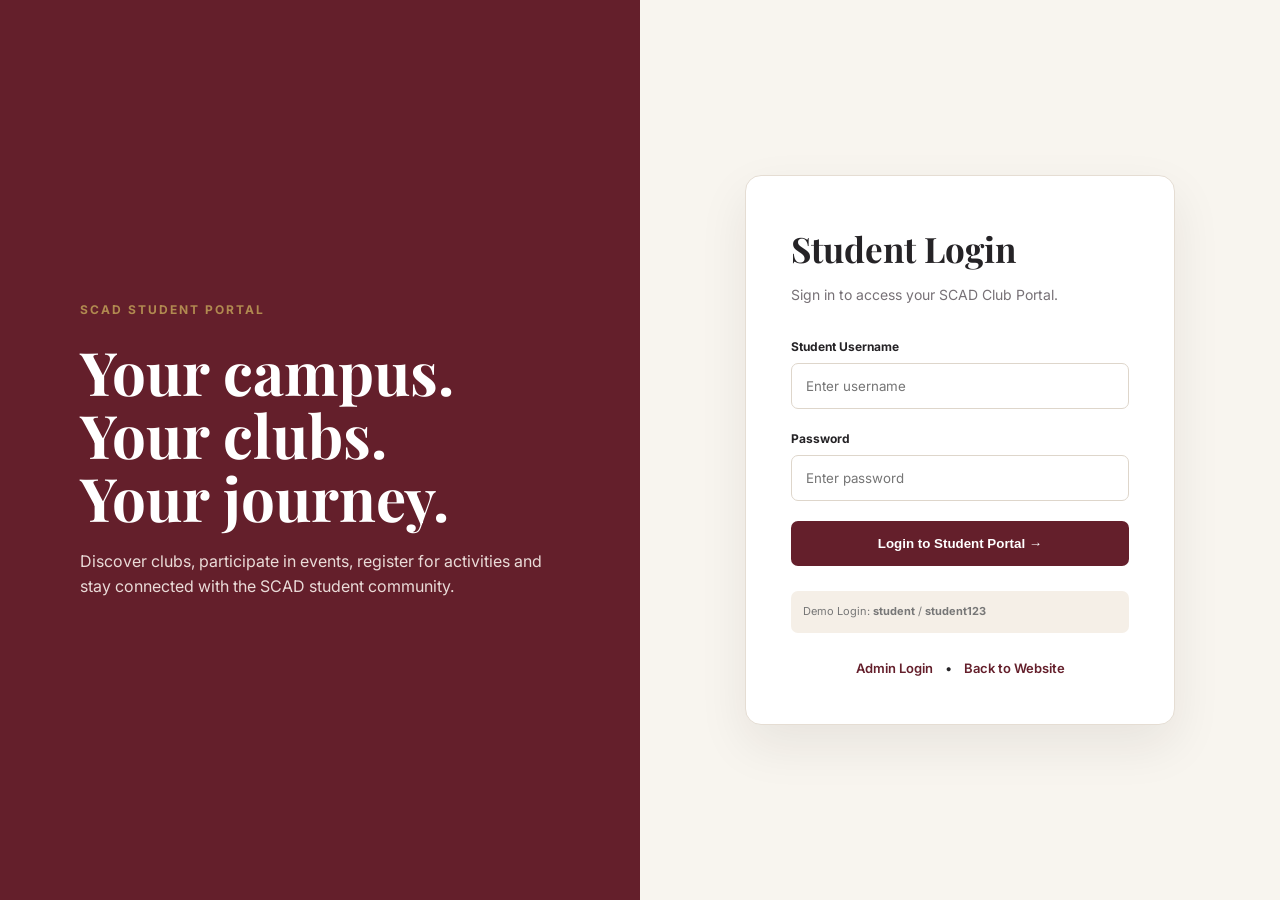
<file: SCAD-Club-Portal/student-login.html>
<!DOCTYPE html>
<html lang="en">
<head>
    <meta charset="UTF-8">
    <meta name="viewport" content="width=device-width, initial-scale=1.0">

    <title>Student Login | SCAD Clubs</title>

    <link rel="stylesheet" href="style.css">

    <style>
        .login-page {
            min-height: 100vh;
            display: grid;
            grid-template-columns: 1fr 1fr;
            background: #f8f5ef;
        }

        .login-visual {
            background: #641f2b;
            color: white;
            padding: 80px;
            display: flex;
            flex-direction: column;
            justify-content: center;
        }

        .login-visual h1 {
            font-family: "Playfair Display", serif;
            font-size: 60px;
            line-height: 1.05;
            margin: 20px 0;
        }

        .login-visual p {
            max-width: 480px;
            color: #eadbd8;
        }

        .login-form-area {
            display: flex;
            align-items: center;
            justify-content: center;
            padding: 30px;
        }

        .login-card {
            width: 100%;
            max-width: 430px;
            background: white;
            padding: 45px;
            border: 1px solid #e5ddd3;
            border-radius: 16px;
            box-shadow: 0 20px 50px rgba(40,20,20,.08);
        }

        .login-card h2 {
            font-family: "Playfair Display", serif;
            font-size: 35px;
            color: #252326;
        }

        .login-card > p {
            color: #777176;
            margin: 7px 0 30px;
            font-size: 14px;
        }

        .field {
            margin-bottom: 20px;
        }

        .field label {
            display: block;
            font-size: 12px;
            font-weight: 700;
            margin-bottom: 7px;
        }

        .field input {
            width: 100%;
            padding: 14px;
            border: 1px solid #ded6cb;
            border-radius: 7px;
            outline: none;
            font-family: inherit;
        }

        .field input:focus {
            border-color: #641f2b;
        }

        .login-button {
            width: 100%;
            border: none;
            padding: 15px;
            border-radius: 7px;
            background: #641f2b;
            color: white;
            font-weight: 700;
            cursor: pointer;
        }

        .login-button:hover {
            background: #42141d;
        }

        .login-links {
            text-align: center;
            margin-top: 25px;
            font-size: 13px;
        }

        .login-links a {
            color: #641f2b;
            font-weight: 600;
        }

        .demo {
            margin-top: 25px;
            padding: 12px;
            background: #f5efe7;
            border-radius: 7px;
            font-size: 11px;
            color: #777;
        }

        @media(max-width:800px) {
            .login-page {
                grid-template-columns: 1fr;
            }

            .login-visual {
                display: none;
            }
        }
    </style>
</head>

<body>

<div class="login-page">

    <div class="login-visual">

        <span class="eyebrow">SCAD STUDENT PORTAL</span>

        <h1>
            Your campus.<br>
            Your clubs.<br>
            Your journey.
        </h1>

        <p>
            Discover clubs, participate in events,
            register for activities and stay connected
            with the SCAD student community.
        </p>

    </div>


    <div class="login-form-area">

        <div class="login-card">

            <h2>Student Login</h2>

            <p>Sign in to access your SCAD Club Portal.</p>

            <form onsubmit="studentLogin(event)">

                <div class="field">
                    <label>Student Username</label>
                    <input id="studentUsername" type="text" placeholder="Enter username" required>
                </div>

                <div class="field">
                    <label>Password</label>
                    <input id="studentPassword" type="password" placeholder="Enter password" required>
                </div>

                <button class="login-button" type="submit">
                    Login to Student Portal →
                </button>

            </form>

            <div class="demo">
                Demo Login: <b>student</b> / <b>student123</b>
            </div>

            <div class="login-links">
                <a href="admin-login.html">Admin Login</a>
                &nbsp; • &nbsp;
                <a href="index.html">Back to Website</a>
            </div>

        </div>

    </div>

</div>

<script src="script.js"></script>

</body>
</html>
</file>
<file: SCAD-Club-Portal/style.css>
@import url('https://fonts.googleapis.com/css2?family=Inter:wght@400;500;600;700&family=Playfair+Display:wght@600;700&display=swap');

:root {
    --wine: #641f2b;
    --wine-dark: #42141d;
    --gold: #b18a50;
    --cream: #f8f5ef;
    --soft: #f1ece3;
    --white: #ffffff;
    --charcoal: #252326;
    --muted: #777176;
    --border: #e6ded2;
}

* {
    margin: 0;
    padding: 0;
    box-sizing: border-box;
}

html {
    scroll-behavior: smooth;
}

body {
    font-family: "Inter", sans-serif;
    background: var(--cream);
    color: var(--charcoal);
    line-height: 1.6;
}

a {
    text-decoration: none;
    color: inherit;
}

/* NAVBAR */

.navbar {
    min-height: 82px;
    padding: 16px 6%;
    display: flex;
    align-items: center;
    justify-content: space-between;
    background: rgba(248,245,239,0.96);
    border-bottom: 1px solid var(--border);
    position: sticky;
    top: 0;
    z-index: 1000;
}

.brand {
    display: flex;
    align-items: center;
    gap: 12px;
}

.brand img {
    width: 48px;
    height: 48px;
    object-fit: contain;
}

.brand h2 {
    font-family: "Playfair Display", serif;
    color: var(--wine);
    font-size: 22px;
}

.brand span {
    font-size: 10px;
    color: var(--muted);
    letter-spacing: 1px;
    text-transform: uppercase;
}

nav {
    display: flex;
    gap: 28px;
}

nav a {
    font-size: 14px;
    font-weight: 500;
    color: #4c4749;
}

nav a:hover {
    color: var(--wine);
}

.nav-actions {
    display: flex;
    align-items: center;
    gap: 10px;
}

.login-link {
    font-size: 13px;
    font-weight: 600;
}

.admin-link {
    background: var(--wine);
    color: white;
    padding: 10px 18px;
    border-radius: 7px;
    font-size: 13px;
}

/* HERO */

.hero {
    min-height: 650px;
    padding: 90px 8%;
    display: flex;
    align-items: center;
    justify-content: space-between;
    gap: 60px;
    background:
        radial-gradient(circle at 85% 30%, #ead9bc 0, transparent 25%),
        var(--cream);
}

.hero-content {
    max-width: 680px;
}

.eyebrow,
.section-heading > span,
.about-content > span {
    color: var(--gold);
    font-size: 12px;
    font-weight: 700;
    letter-spacing: 2px;
}

.hero h1 {
    font-family: "Playfair Display", serif;
    font-size: clamp(50px, 7vw, 88px);
    line-height: 1.02;
    margin: 20px 0;
    color: var(--charcoal);
}

.hero h1 span {
    color: var(--wine);
    display: block;
}

.hero p {
    max-width: 570px;
    color: var(--muted);
    font-size: 17px;
}

.hero-buttons {
    margin-top: 32px;
    display: flex;
    gap: 14px;
}

.primary-btn,
.secondary-btn {
    padding: 14px 24px;
    border-radius: 7px;
    font-weight: 600;
    font-size: 14px;
}

.primary-btn {
    background: var(--wine);
    color: white;
}

.secondary-btn {
    border: 1px solid var(--border);
    background: white;
}

.hero-card {
    width: 360px;
    min-height: 360px;
    background: var(--wine);
    color: white;
    border-radius: 18px;
    padding: 32px;
    box-shadow: 0 25px 60px rgba(80,30,40,.2);
}

.hero-card-top {
    display: flex;
    justify-content: space-between;
    font-size: 11px;
    letter-spacing: 1.5px;
    opacity: .75;
}

.hero-stat {
    margin-top: 85px;
}

.hero-stat strong {
    display: block;
    font-family: "Playfair Display", serif;
    font-size: 82px;
    line-height: 1;
}

.hero-stat small {
    color: #e8d8d0;
}

.mini-stats {
    display: flex;
    gap: 45px;
    margin-top: 60px;
    border-top: 1px solid rgba(255,255,255,.2);
    padding-top: 22px;
}

.mini-stats strong,
.mini-stats span {
    display: block;
}

.mini-stats strong {
    font-size: 24px;
}

.mini-stats span {
    font-size: 11px;
    opacity: .7;
}

/* STATS */

.stats-section {
    background: var(--wine-dark);
    color: white;
    display: grid;
    grid-template-columns: repeat(4,1fr);
    padding: 35px 8%;
}

.stat-box {
    text-align: center;
    border-right: 1px solid rgba(255,255,255,.12);
}

.stat-box:last-child {
    border: none;
}

.stat-box strong {
    display: block;
    font-family: "Playfair Display", serif;
    font-size: 32px;
}

.stat-box span {
    font-size: 12px;
    opacity: .7;
}

/* SECTIONS */

.section {
    padding: 100px 6%;
}

.section-heading {
    text-align: center;
    max-width: 650px;
    margin: 0 auto 55px;
}

.section-heading h2 {
    font-family: "Playfair Display", serif;
    font-size: 46px;
    margin: 8px 0;
}

.section-heading p {
    color: var(--muted);
}

/* CLUBS */

.club-grid {
    display: grid;
    grid-template-columns: repeat(4, 1fr);
    gap: 22px;
}

.club-card {
    background: white;
    border: 1px solid var(--border);
    border-radius: 12px;
    overflow: hidden;
    transition: .3s;
}

.club-card:hover {
    transform: translateY(-6px);
    box-shadow: 0 18px 40px rgba(70,40,30,.1);
}

.club-card img {
    width: 100%;
    height: 190px;
    object-fit: cover;
}

.club-card div {
    padding: 20px;
}

.club-card span,
.event-content > span {
    font-size: 9px;
    letter-spacing: 1.5px;
    font-weight: 700;
    color: var(--gold);
}

.club-card h3 {
    margin: 6px 0;
    font-size: 18px;
}

.club-card p {
    color: var(--muted);
    font-size: 13px;
}

/* EVENTS */

.events-section {
    padding: 100px 6%;
    background: var(--soft);
}

.event-grid {
    max-width: 1150px;
    margin: auto;
    display: grid;
    grid-template-columns: repeat(3,1fr);
    gap: 25px;
}

.event-card {
    background: white;
    border: 1px solid var(--border);
    border-radius: 12px;
    overflow: hidden;
}

.event-card img {
    width: 100%;
    height: 220px;
    object-fit: cover;
}

.event-content {
    padding: 22px;
}

.event-content h3 {
    font-family: "Playfair Display", serif;
    font-size: 23px;
    margin: 5px 0;
}

.event-content p {
    color: var(--muted);
    font-size: 13px;
}

.event-content a {
    display: inline-block;
    margin-top: 15px;
    color: var(--wine);
    font-weight: 700;
    font-size: 13px;
}

/* GALLERY */

.gallery-section {
    padding: 100px 6%;
}

.gallery-grid {
    max-width: 1150px;
    margin: auto;
    display: grid;
    grid-template-columns: repeat(4,1fr);
    gap: 16px;
}

.gallery-grid img {
    width: 100%;
    height: 230px;
    object-fit: cover;
    border-radius: 10px;
}

/* ABOUT */

.about-section {
    background: var(--wine);
    color: white;
    padding: 110px 10%;
}

.about-content {
    max-width: 850px;
}

.about-content h2 {
    font-family: "Playfair Display", serif;
    font-size: 55px;
    line-height: 1.1;
    margin: 15px 0;
}

.about-content p {
    max-width: 650px;
    color: #e6d9d7;
}

.about-points {
    display: flex;
    gap: 60px;
    margin-top: 45px;
}

.about-points strong {
    display: block;
    color: #d6b47c;
}

.about-points span {
    font-size: 14px;
}

/* FOOTER */

footer {
    background: #211d1e;
    color: white;
    padding: 45px 7%;
}

.footer-brand {
    display: flex;
    align-items: center;
    gap: 12px;
}

.footer-brand img {
    width: 48px;
}

.footer-brand h3 {
    font-family: "Playfair Display", serif;
}

.footer-brand p {
    color: #aaa;
    font-size: 12px;
}

.footer-links {
    display: flex;
    gap: 25px;
    margin: 30px 0;
    font-size: 13px;
}

.footer-links a:hover {
    color: #d6b47c;
}

.copyright {
    color: #888;
    font-size: 11px;
}

/* RESPONSIVE */

@media(max-width:1000px) {

    nav {
        display: none;
    }

    .hero {
        flex-direction: column;
        align-items: flex-start;
    }

    .hero-card {
        width: 100%;
        max-width: 500px;
    }

    .club-grid {
        grid-template-columns: repeat(2,1fr);
    }

    .event-grid {
        grid-template-columns: 1fr;
    }

    .gallery-grid {
        grid-template-columns: repeat(2,1fr);
    }
}

@media(max-width:600px) {

    .navbar {
        padding: 14px 5%;
    }

    .nav-actions {
        display: none;
    }

    .hero {
        padding: 65px 7%;
    }

    .hero h1 {
        font-size: 52px;
    }

    .stats-section {
        grid-template-columns: repeat(2,1fr);
        gap: 25px;
    }

    .club-grid {
        grid-template-columns: 1fr;
    }

    .gallery-grid {
        grid-template-columns: 1fr;
    }

    .about-content h2 {
        font-size: 40px;
    }

    .about-points {
        flex-direction: column;
        gap: 20px;
    }
}
/* Event Poster Popup */
.poster-modal {
    display: none;
    position: fixed;
    inset: 0;
    background: rgba(0, 0, 0, 0.88);
    z-index: 9999;
    align-items: center;
    justify-content: center;
    padding: 40px;
}

.poster-modal.show {
    display: flex;
}

.poster-modal img {
    max-width: 90%;
    max-height: 90vh;
    object-fit: contain;
    border-radius: 10px;
    box-shadow: 0 20px 60px rgba(0, 0, 0, 0.5);
}

.poster-close {
    position: absolute;
    top: 20px;
    right: 30px;
    width: 45px;
    height: 45px;
    border: none;
    border-radius: 50%;
    background: white;
    color: #42141d;
    font-size: 24px;
    font-weight: bold;
    cursor: pointer;
    z-index: 10000;
}

.poster-close:hover {
    transform: scale(1.08);
}
/* Interactive Event Timeline */
.timeline-section {
    padding: 90px 8%;
    background: #f8f5ef;
}

.timeline-section .section-title {
    text-align: center;
    margin-bottom: 60px;
}

.timeline-section .section-title span {
    color: #b18a50;
    font-size: 13px;
    font-weight: 700;
    letter-spacing: 2px;
}

.timeline-section .section-title h2 {
    color: #42141d;
    font-family: "Playfair Display", serif;
    font-size: 40px;
    margin: 10px 0;
}

.timeline-section .section-title p {
    color: #666;
}

.timeline {
    position: relative;
    max-width: 900px;
    margin: auto;
}

.timeline::before {
    content: "";
    position: absolute;
    left: 50%;
    top: 0;
    bottom: 0;
    width: 2px;
    background: #b18a50;
    transform: translateX(-50%);
}

.timeline-item {
    position: relative;
    width: 50%;
    padding: 20px 45px;
}

.timeline-item:nth-child(odd) {
    left: 0;
    text-align: right;
}

.timeline-item:nth-child(even) {
    left: 50%;
}

.timeline-dot {
    position: absolute;
    top: 25px;
    width: 45px;
    height: 45px;
    border-radius: 50%;
    background: #641f2b;
    color: white;
    display: flex;
    align-items: center;
    justify-content: center;
    font-size: 13px;
    font-weight: 700;
    border: 4px solid #f8f5ef;
    box-shadow: 0 0 0 2px #b18a50;
}

.timeline-item:nth-child(odd) .timeline-dot {
    right: -23px;
}

.timeline-item:nth-child(even) .timeline-dot {
    left: -23px;
}

.timeline-content {
    background: white;
    padding: 25px;
    border-radius: 14px;
    box-shadow: 0 10px 30px rgba(0, 0, 0, 0.08);
    border-left: 4px solid #641f2b;
    transition: 0.3s ease;
}

.timeline-content:hover {
    transform: translateY(-5px);
    box-shadow: 0 15px 35px rgba(0, 0, 0, 0.12);
}

.timeline-content span {
    color: #b18a50;
    font-size: 13px;
    font-weight: 700;
}

.timeline-content h3 {
    color: #42141d;
    margin: 8px 0;
}

.timeline-content p {
    color: #666;
    line-height: 1.6;
}

/* Mobile Timeline */
@media (max-width: 700px) {

    .timeline::before {
        left: 20px;
    }

    .timeline-item,
    .timeline-item:nth-child(even) {
        width: 100%;
        left: 0;
        text-align: left;
        padding-left: 60px;
        padding-right: 10px;
    }

    .timeline-item:nth-child(odd) {
        text-align: left;
    }

    .timeline-item .timeline-dot,
    .timeline-item:nth-child(odd) .timeline-dot,
    .timeline-item:nth-child(even) .timeline-dot {
        left: -2px;
        right: auto;
    }
}
/* Interactive Event Timeline */
.timeline-section {
    padding: 90px 8%;
    background: #f8f5ef;
}

.timeline-section .section-title {
    text-align: center;
    margin-bottom: 60px;
}

.timeline-section .section-title span {
    color: #b18a50;
    font-size: 13px;
    font-weight: 700;
    letter-spacing: 2px;
}

.timeline-section .section-title h2 {
    color: #42141d;
    font-family: "Playfair Display", serif;
    font-size: 40px;
    margin: 10px 0;
}

.timeline-section .section-title p {
    color: #666;
}

.timeline {
    position: relative;
    max-width: 900px;
    margin: auto;
}

.timeline::before {
    content: "";
    position: absolute;
    left: 50%;
    top: 0;
    bottom: 0;
    width: 2px;
    background: #b18a50;
    transform: translateX(-50%);
}

.timeline-item {
    position: relative;
    width: 50%;
    padding: 20px 45px;
}

.timeline-item:nth-child(odd) {
    left: 0;
    text-align: right;
}

.timeline-item:nth-child(even) {
    left: 50%;
}

.timeline-dot {
    position: absolute;
    top: 25px;
    width: 45px;
    height: 45px;
    border-radius: 50%;
    background: #641f2b;
    color: white;
    display: flex;
    align-items: center;
    justify-content: center;
    font-size: 13px;
    font-weight: 700;
    border: 4px solid #f8f5ef;
    box-shadow: 0 0 0 2px #b18a50;
}

.timeline-item:nth-child(odd) .timeline-dot {
    right: -23px;
}

.timeline-item:nth-child(even) .timeline-dot {
    left: -23px;
}

.timeline-content {
    background: white;
    padding: 25px;
    border-radius: 14px;
    box-shadow: 0 10px 30px rgba(0, 0, 0, 0.08);
    border-left: 4px solid #641f2b;
    transition: 0.3s ease;
}

.timeline-content:hover {
    transform: translateY(-5px);
    box-shadow: 0 15px 35px rgba(0, 0, 0, 0.12);
}

.timeline-content span {
    color: #b18a50;
    font-size: 13px;
    font-weight: 700;
}

.timeline-content h3 {
    color: #42141d;
    margin: 8px 0;
}

.timeline-content p {
    color: #666;
    line-height: 1.6;
}

/* Mobile Timeline */
@media (max-width: 700px) {

    .timeline::before {
        left: 20px;
    }

    .timeline-item,
    .timeline-item:nth-child(even) {
        width: 100%;
        left: 0;
        text-align: left;
        padding-left: 60px;
        padding-right: 10px;
    }

    .timeline-item:nth-child(odd) {
        text-align: left;
    }

    .timeline-item .timeline-dot,
    .timeline-item:nth-child(odd) .timeline-dot,
    .timeline-item:nth-child(even) .timeline-dot {
        left: -2px;
        right: auto;
    }
}
/* Timeline Scroll Animation */
.timeline-item {
    opacity: 0;
    transform: translateY(50px);
    transition: opacity 0.7s ease, transform 0.7s ease;
}

.timeline-item.show {
    opacity: 1;
    transform: translateY(0);
}
/* Student Spotlight */
.spotlight-section {
    padding: 90px 8%;
    background: #42141d;
}

.spotlight-section .section-title {
    text-align: center;
    margin-bottom: 50px;
}

.spotlight-section .section-title span {
    color: #b18a50;
    font-size: 13px;
    font-weight: 700;
    letter-spacing: 2px;
}

.spotlight-section .section-title h2 {
    color: #f8f5ef;
    font-family: "Playfair Display", serif;
    font-size: 40px;
    margin: 10px 0;
}

.spotlight-section .section-title p {
    color: #d8cfd0;
}

.spotlight-card {
    max-width: 850px;
    margin: auto;
    padding: 45px;
    background: #f8f5ef;
    border-radius: 20px;
    display: flex;
    align-items: center;
    gap: 45px;
    box-shadow: 0 20px 50px rgba(0, 0, 0, 0.25);
}

.spotlight-avatar {
    min-width: 170px;
    height: 170px;
    border-radius: 50%;
    background: #641f2b;
    color: #f8f5ef;
    display: flex;
    align-items: center;
    justify-content: center;
    font-size: 48px;
    font-weight: 700;
    border: 6px solid #b18a50;
}

.spotlight-avatar img {
    width: 100%;
    height: 100%;
    object-fit: cover;
    border-radius: 50%;
    display: block;
}

.spotlight-info {
    flex: 1;
}

.spotlight-badge {
    color: #b18a50;
    font-size: 12px;
    font-weight: 700;
    letter-spacing: 1.5px;
}

.spotlight-info h3 {
    color: #42141d;
    font-family: "Playfair Display", serif;
    font-size: 32px;
    margin: 10px 0 5px;
}

.spotlight-info h4 {
    color: #641f2b;
    margin: 0 0 15px;
}

.spotlight-info p {
    color: #666;
    line-height: 1.7;
}

.spotlight-stats {
    display: flex;
    gap: 35px;
    margin-top: 25px;
}

.spotlight-stats div {
    display: flex;
    flex-direction: column;
}

.spotlight-stats strong {
    color: #641f2b;
    font-size: 22px;
}

.spotlight-stats span {
    color: #777;
    font-size: 12px;
    margin-top: 3px;
}

/* Mobile */
@media (max-width: 700px) {
    .spotlight-card {
        flex-direction: column;
        text-align: center;
        padding: 30px 20px;
    }

    .spotlight-avatar {
        min-width: 130px;
        width: 130px;
        height: 130px;
        font-size: 38px;
    }

    .spotlight-stats {
        justify-content: center;
        gap: 25px;
    }
}

/* Live Poll */
.poll-section {
    padding: 90px 8%;
    background: #f8f5ef;
}

.poll-section .section-title {
    text-align: center;
    margin-bottom: 45px;
}

.poll-section .section-title span {
    color: #b18a50;
    font-size: 13px;
    font-weight: 700;
    letter-spacing: 2px;
}

.poll-section .section-title h2 {
    color: #42141d;
    font-family: "Playfair Display", serif;
    font-size: 40px;
    margin: 10px 0;
}

.poll-section .section-title p {
    color: #666;
}

.poll-card {
    max-width: 650px;
    margin: auto;
    padding: 35px;
    background: white;
    border-radius: 18px;
    box-shadow: 0 15px 40px rgba(0, 0, 0, 0.08);
}

.poll-card h3 {
    color: #42141d;
    margin-bottom: 25px;
}

.poll-card label {
    display: block;
    padding: 14px 16px;
    margin: 10px 0;
    border: 1px solid #ddd;
    border-radius: 10px;
    cursor: pointer;
    color: #444;
    transition: 0.3s;
}

.poll-card label:hover {
    border-color: #b18a50;
    background: #faf7f1;
}

.poll-card input {
    margin-right: 10px;
}

.poll-card button {
    width: 100%;
    margin-top: 20px;
    padding: 13px;
    border: none;
    border-radius: 8px;
    background: #641f2b;
    color: white;
    font-weight: 700;
    cursor: pointer;
}

.poll-card button:hover {
    background: #42141d;
}

#pollResult {
    margin-top: 20px;
    font-weight: 600;
    color: #641f2b;
    text-align: center;
}

/* Poll Two Column Layout */
.poll-container {
    max-width: 1000px;
    margin: auto;
    display: grid;
    grid-template-columns: 1fr 1fr;
    gap: 30px;
    align-items: stretch;
}

.poll-card,
.poll-results {
    background: white;
    padding: 35px;
    border-radius: 18px;
    box-shadow: 0 15px 40px rgba(0, 0, 0, 0.08);
}

.poll-card h3,
.poll-results h3 {
    color: #42141d;
    margin-bottom: 25px;
}

.poll-results h3 {
    font-family: "Playfair Display", serif;
    font-size: 25px;
}

.result-item {
    margin-bottom: 22px;
}

.result-label {
    display: flex;
    justify-content: space-between;
    margin-bottom: 8px;
    color: #444;
    font-size: 14px;
}

.result-label strong {
    color: #641f2b;
}

.progress-bar {
    width: 100%;
    height: 10px;
    background: #eee;
    border-radius: 20px;
    overflow: hidden;
}

.progress-fill {
    height: 100%;
    background: #b18a50;
    border-radius: 20px;
    transition: width 0.6s ease;
}

/* Mobile */
@media (max-width: 700px) {
    .poll-container {
        grid-template-columns: 1fr;
    }
}
</file>
